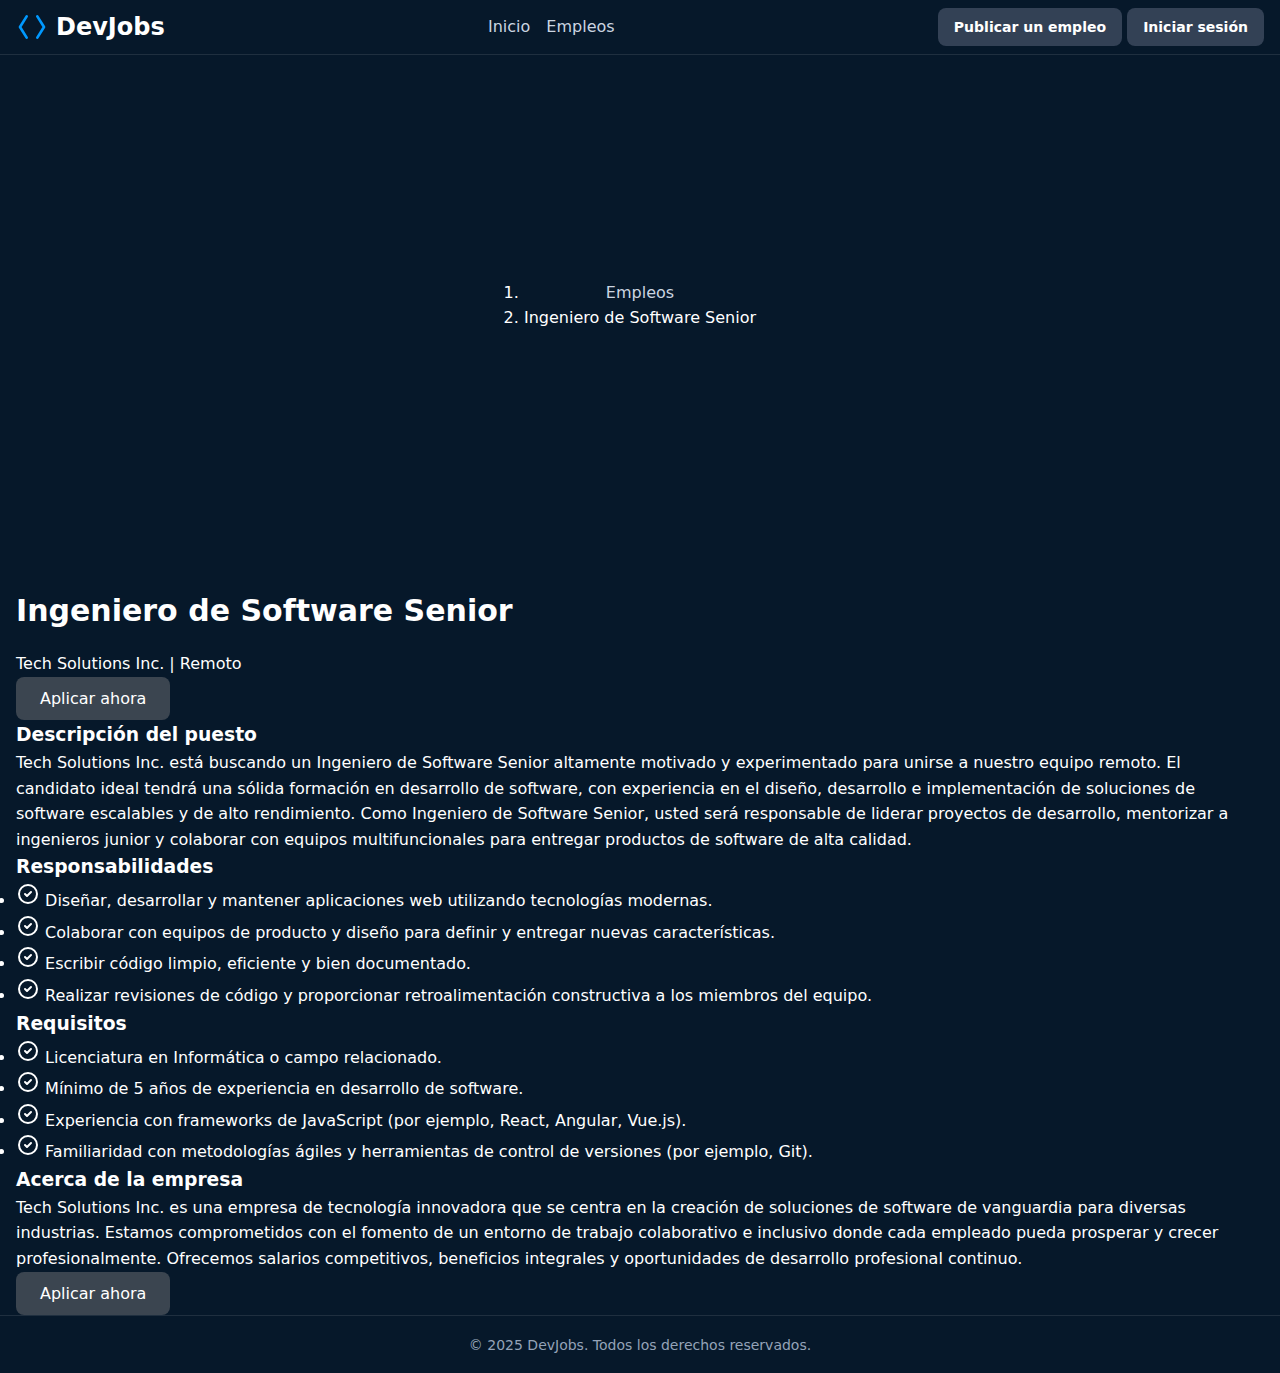
<file: 00-html-css/detalles.html>
<!DOCTYPE html>
<html lang="es">

<head>
  <title>DevJobs - Detalles</title>
  <meta charset="UTF-8" />
  <meta name="description" content="Resultados de búsqueda de empleos en DevJobs.">

  <link rel="stylesheet" href="./styles.css" />
</head>

<body>
  <header>
    <h1>
      <svg  xmlns="http://www.w3.org/2000/svg"  width="24"  height="24"  viewBox="0 0 24 24"  fill="none"  stroke="currentColor"  stroke-width="2"  stroke-linecap="round"  stroke-linejoin="round"  class="icon icon-tabler icons-tabler-outline icon-tabler-brackets-angle"><path stroke="none" d="M0 0h24v24H0z" fill="none"/><path d="M8 4l-5 8l5 8" /><path d="M16 4l5 8l-5 8" /></svg>
      DevJobs
    </h1>

    <nav>
      <a href="./index.html">Inicio</a>
      <a href="#">Empleos</a>
    </nav>

    <div>
      <a href="">Publicar un empleo</a>
      <a href="">Iniciar sesión</a>
    </div>
  </header>
  <main>
    <section class="breadcrumb">
      <nav aria-label="Ruta de navegación">
        <ol>
          <li><a href="./empleos.html">Empleos</a></li>
          <li aria-current="page">Ingeniero de Software Senior</li>
        </ol>
      </nav>
    </section>

    <section>
      <div class="job-details">
      <div class="job-header">
        <div>
          <h2>Ingeniero de Software Senior</h2>
          <span>Tech Solutions Inc. | Remoto</span>          
        </div>
        <button class="apply-btn">Aplicar ahora</button>
      </div>

      <div class="section">
        <h3>Descripción del puesto</h3>
        <p>
          Tech Solutions Inc. está buscando un Ingeniero de Software Senior altamente motivado y experimentado para unirse a nuestro equipo remoto. El candidato ideal tendrá una sólida formación en desarrollo de software, con experiencia en el diseño, desarrollo e implementación de soluciones de software escalables y de alto rendimiento. Como Ingeniero de Software Senior, usted será responsable de liderar proyectos de desarrollo, mentorizar a ingenieros junior y colaborar con equipos multifuncionales para entregar productos de software de alta calidad.
        </p>
      </div>

      <div class="section">
        <h3>Responsabilidades</h3>
        <ul>
          <li>
            <svg  xmlns="http://www.w3.org/2000/svg"  width="24"  height="24"  viewBox="0 0 24 24"  fill="none"  stroke="currentColor"  stroke-width="2"  stroke-linecap="round"  stroke-linejoin="round"  class="icon icon-tabler icons-tabler-outline icon-tabler-circle-check">
              <path  stroke="none" d="M0 0h24v24H0z" fill="none"/>
              <path d="M12 12m-9 0a9 9 0 1 0 18 0a9 9 0 1 0 -18 0"/>
              <path d="M9 12l2 2l4 -4"/>
            </svg>
            Diseñar, desarrollar y mantener aplicaciones web utilizando tecnologías modernas.</li>
          <li>
            <svg  xmlns="http://www.w3.org/2000/svg"  width="24"  height="24"  viewBox="0 0 24 24"  fill="none"  stroke="currentColor"  stroke-width="2"  stroke-linecap="round"  stroke-linejoin="round"  class="icon icon-tabler icons-tabler-outline icon-tabler-circle-check">
              <path  stroke="none" d="M0 0h24v24H0z" fill="none"/>
              <path d="M12 12m-9 0a9 9 0 1 0 18 0a9 9 0 1 0 -18 0"/>
              <path d="M9 12l2 2l4 -4"/>
            </svg>
            Colaborar con equipos de producto y diseño para definir y entregar nuevas características.</li>
          <li>
            <svg  xmlns="http://www.w3.org/2000/svg"  width="24"  height="24"  viewBox="0 0 24 24"  fill="none"  stroke="currentColor"  stroke-width="2"  stroke-linecap="round"  stroke-linejoin="round"  class="icon icon-tabler icons-tabler-outline icon-tabler-circle-check">
              <path  stroke="none" d="M0 0h24v24H0z" fill="none"/>
              <path d="M12 12m-9 0a9 9 0 1 0 18 0a9 9 0 1 0 -18 0"/>
              <path d="M9 12l2 2l4 -4"/>
            </svg>
            Escribir código limpio, eficiente y bien documentado.</li>
          <li>
            <svg  xmlns="http://www.w3.org/2000/svg"  width="24"  height="24"  viewBox="0 0 24 24"  fill="none"  stroke="currentColor"  stroke-width="2"  stroke-linecap="round"  stroke-linejoin="round"  class="icon icon-tabler icons-tabler-outline icon-tabler-circle-check">
              <path  stroke="none" d="M0 0h24v24H0z" fill="none"/>
              <path d="M12 12m-9 0a9 9 0 1 0 18 0a9 9 0 1 0 -18 0"/>
              <path d="M9 12l2 2l4 -4"/>
            </svg>
            Realizar revisiones de código y proporcionar retroalimentación constructiva a los miembros del equipo.</li>
        </ul>
      </div>

      <div class="section">
        <h3>Requisitos</h3>
        <ul>
          <li>
            <svg  xmlns="http://www.w3.org/2000/svg"  width="24"  height="24"  viewBox="0 0 24 24"  fill="none"  stroke="currentColor"  stroke-width="2"  stroke-linecap="round"  stroke-linejoin="round"  class="icon icon-tabler icons-tabler-outline icon-tabler-circle-check">
              <path  stroke="none" d="M0 0h24v24H0z" fill="none"/>
              <path d="M12 12m-9 0a9 9 0 1 0 18 0a9 9 0 1 0 -18 0"/>
              <path d="M9 12l2 2l4 -4"/>
            </svg>
            Licenciatura en Informática o campo relacionado.</li>
          <li>
            <svg  xmlns="http://www.w3.org/2000/svg"  width="24"  height="24"  viewBox="0 0 24 24"  fill="none"  stroke="currentColor"  stroke-width="2"  stroke-linecap="round"  stroke-linejoin="round"  class="icon icon-tabler icons-tabler-outline icon-tabler-circle-check">
              <path  stroke="none" d="M0 0h24v24H0z" fill="none"/>
              <path d="M12 12m-9 0a9 9 0 1 0 18 0a9 9 0 1 0 -18 0"/>
              <path d="M9 12l2 2l4 -4"/>
            </svg>
            Mínimo de 5 años de experiencia en desarrollo de software.</li>
          <li>
            <svg  xmlns="http://www.w3.org/2000/svg"  width="24"  height="24"  viewBox="0 0 24 24"  fill="none"  stroke="currentColor"  stroke-width="2"  stroke-linecap="round"  stroke-linejoin="round"  class="icon icon-tabler icons-tabler-outline icon-tabler-circle-check">
              <path  stroke="none" d="M0 0h24v24H0z" fill="none"/>
              <path d="M12 12m-9 0a9 9 0 1 0 18 0a9 9 0 1 0 -18 0"/>
              <path d="M9 12l2 2l4 -4"/>
            </svg>
            Experiencia con frameworks de JavaScript (por ejemplo, React, Angular, Vue.js).</li>
          <li>
            <svg  xmlns="http://www.w3.org/2000/svg"  width="24"  height="24"  viewBox="0 0 24 24"  fill="none"  stroke="currentColor"  stroke-width="2"  stroke-linecap="round"  stroke-linejoin="round"  class="icon icon-tabler icons-tabler-outline icon-tabler-circle-check">
              <path  stroke="none" d="M0 0h24v24H0z" fill="none"/>
              <path d="M12 12m-9 0a9 9 0 1 0 18 0a9 9 0 1 0 -18 0"/>
              <path d="M9 12l2 2l4 -4"/>
            </svg>
            Familiaridad con metodologías ágiles y herramientas de control de versiones (por ejemplo, Git).</li>
        </ul>
      </div>

      <div class="section">
        <h3>Acerca de la empresa</h3>
        <p>
          Tech Solutions Inc. es una empresa de tecnología innovadora que se centra en la creación de soluciones de software de vanguardia para diversas industrias. Estamos comprometidos con el fomento de un entorno de trabajo colaborativo e inclusivo donde cada empleado pueda prosperar y crecer profesionalmente. Ofrecemos salarios competitivos, beneficios integrales y oportunidades de desarrollo profesional continuo.
        </p>
      </div>
      <div class="job-actions">
        <button class="apply-btn">Aplicar ahora</button>
      </div>
      </div>
    </section>

  </main>
  <footer>
    <small>&copy; 2025 DevJobs. Todos los derechos reservados.</small>
  </footer>

</body>
</file>
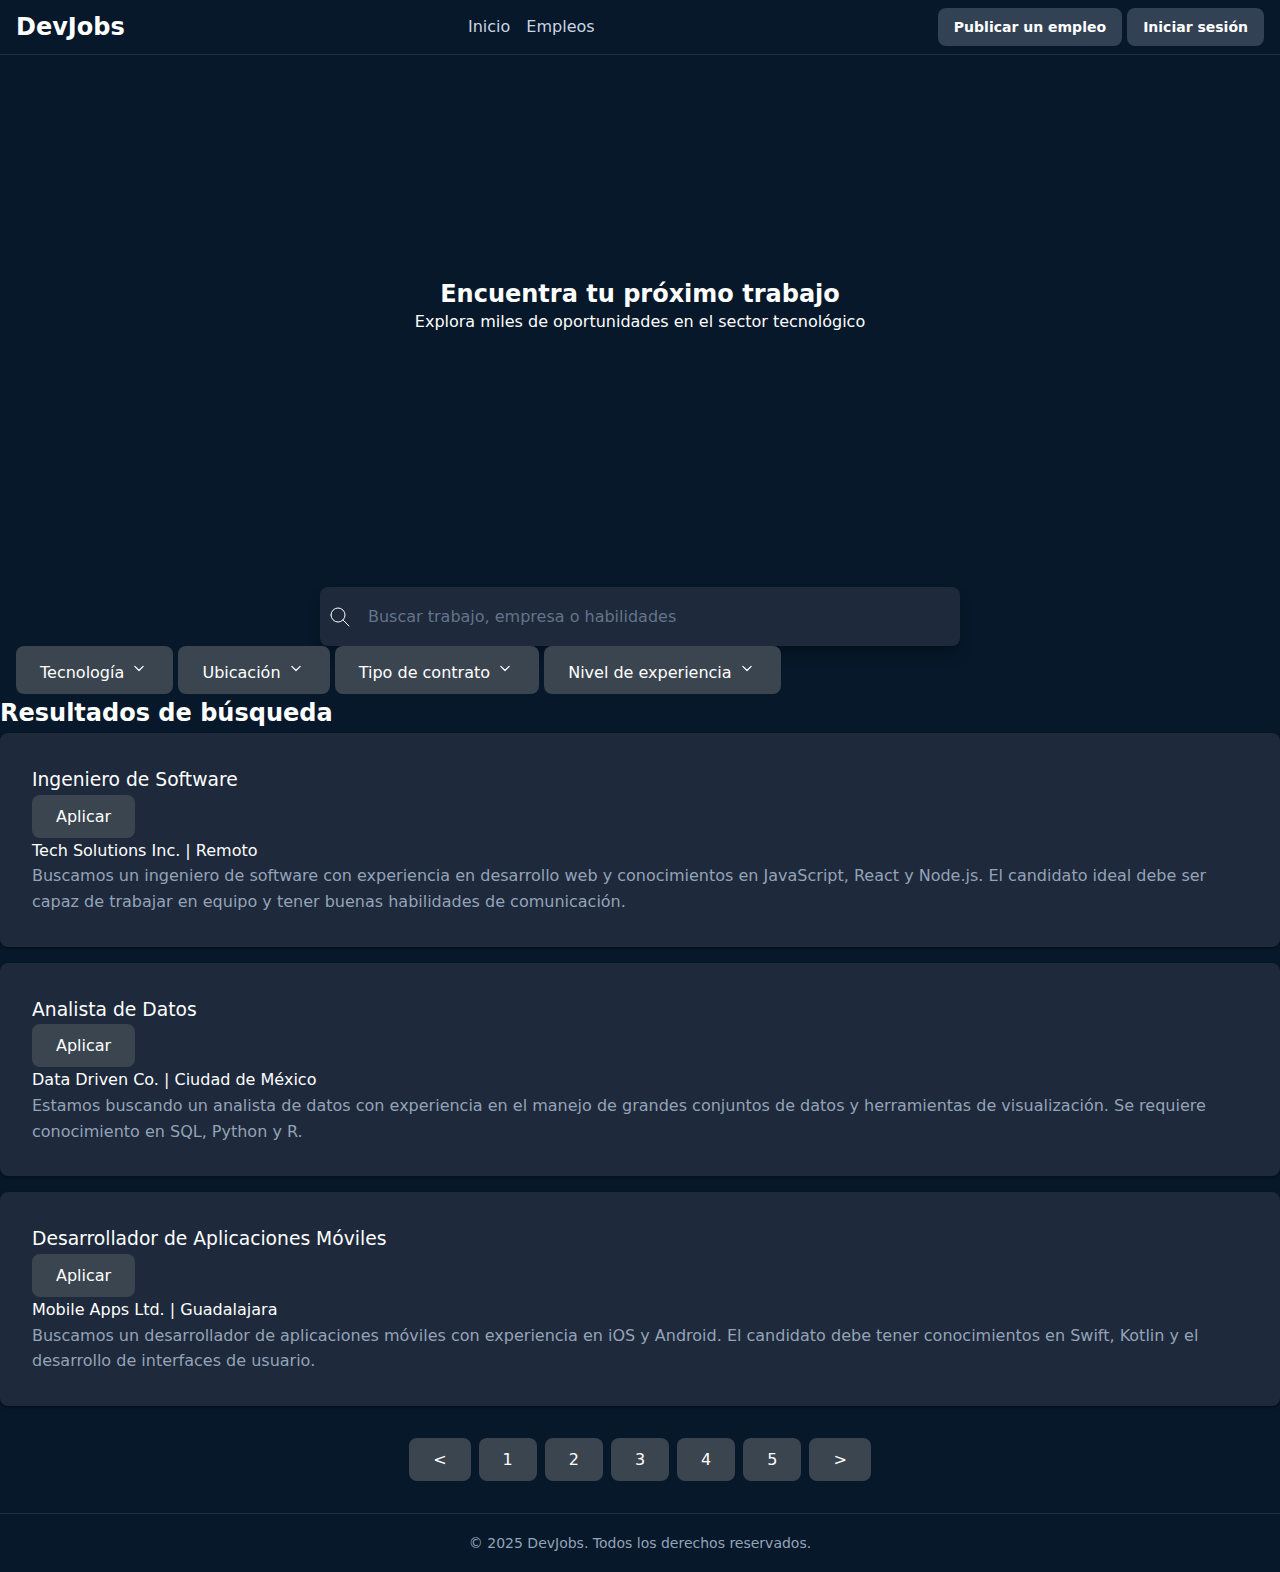
<file: 00-html-css/empleos.html>
<!DOCTYPE html>
<html lang="es">

<head>
  <title>DevJobs - Encuentra tu próximo trabajo</title>
  <meta charset="UTF-8" />
  <meta name="description" content="Resultados de búsqueda de empleos en DevJobs.">

  <link rel="stylesheet" href="./styles.css" />
</head>

<body>
  <header>
    <h1>DevJobs</h1>

    <nav>
      <a href="./index.html">Inicio</a>
      <a href="">Empleos</a>
    </nav>

    <div>
      <a href="">Publicar un empleo</a>
      <a href="">Iniciar sesión</a>
    </div>
  </header>
  <main>
    <section class="hero-job">
      <h1>Encuentra tu próximo trabajo</h1>
      <p>Explora miles de oportunidades en el sector tecnológico</p>
    </section>

    <section class="search-section">
        <form role="search">
          <div>
            <svg xmlns="http://www.w3.org/2000/svg" width="24" height="24" viewBox="0 0 24 24" fill="none"
              stroke="currentColor" stroke-width="1" stroke-linecap="round" stroke-linejoin="round"
              class="icon icon-tabler icons-tabler-outline icon-tabler-search">
              <path stroke="none" d="M0 0h24v24H0z" fill="none" />
              <path d="M10 10m-7 0a7 7 0 1 0 14 0a7 7 0 1 0 -14 0" />
              <path d="M21 21l-6 -6" />
            </svg>

            <input required type="text" placeholder="Buscar trabajo, empresa o habilidades">
          </div>
        </form>

        <div class="filters">
          <button class="filter-btn">
            Tecnología
            <span>
              <svg width="20" height="20" viewBox="0 0 24 24" fill="none" xmlns="http://www.w3.org/2000/svg">
                <path d="M7 10L12 15L17 10" stroke="currentColor" stroke-width="1.5" stroke-linecap="round" stroke-linejoin="round"/>
              </svg>
            </span>
          </button>
          <button class="filter-btn">
            Ubicación
            <span>
              <svg width="20" height="20" viewBox="0 0 24 24" fill="none" xmlns="http://www.w3.org/2000/svg">
                <path d="M7 10L12 15L17 10" stroke="currentColor" stroke-width="1.5" stroke-linecap="round" stroke-linejoin="round"/>
              </svg>
            </span>
            
          </button>
          <button class="filter-btn">
            Tipo de contrato
            <span>
              <svg width="20" height="20" viewBox="0 0 24 24" fill="none" xmlns="http://www.w3.org/2000/svg">
                <path d="M7 10L12 15L17 10" stroke="currentColor" stroke-width="1.5" stroke-linecap="round" stroke-linejoin="round"/>
              </svg>
            </span>

          </button>
          <button class="filter-btn">
            Nivel de experiencia
            <span>
              <svg width="20" height="20" viewBox="0 0 24 24" fill="none" xmlns="http://www.w3.org/2000/svg">
                <path d="M7 10L12 15L17 10" stroke="currentColor" stroke-width="1.5" stroke-linecap="round" stroke-linejoin="round"/>
              </svg>
            </span>
          </button>
        </div>


    </section>
    <section class="results">

      <h2>Resultados de búsqueda</h2>

      <article class="job-card">
        <div class="job-header">
          <h3>Ingeniero de Software</h3>
          <button class="apply-btn">Aplicar</button>
        </div>
        <div class="job-meta">
          <span>Tech Solutions Inc. | Remoto</span>
        </div>
        <p>
          Buscamos un ingeniero de software con experiencia en desarrollo web y conocimientos en JavaScript, React y Node.js. 
          El candidato ideal debe ser capaz de trabajar en equipo y tener buenas habilidades de comunicación.
        </p>
      </article>

      <article class="job-card">
        <div class="job-header">
          <h3>Analista de Datos</h3>
          <button class="apply-btn">Aplicar</button>
        </div>
        <div class="job-meta">
          <span>Data Driven Co. | Ciudad de México</span>
        </div>
        <p>
          Estamos buscando un analista de datos con experiencia en el manejo de grandes conjuntos de datos y herramientas de visualización. 
          Se requiere conocimiento en SQL, Python y R.
        </p>
      </article>
      
      <article class="job-card">
        <div class="job-header">
          <h3>Desarrollador de Aplicaciones Móviles</h3>
          <button class="apply-btn">Aplicar</button>
        </div>
        <div class="job-meta">
          <span>Mobile Apps Ltd. | Guadalajara</span>
        </div>
        <p>
          Buscamos un desarrollador de aplicaciones móviles con experiencia en iOS y Android. 
          El candidato debe tener conocimientos en Swift, Kotlin y el desarrollo de interfaces de usuario.
        </p>
      </article>      
    </section>

    <section class="pagination">
      <button class="page-btn"><</button>
      <button class="page-btn active">1</button>
      <button class="page-btn">2</button>
      <button class="page-btn">3</button>
      <button class="page-btn">4</button>
      <button class="page-btn">5</button>
      <button class="page-btn">></button>
    </section>
  </main>
  <footer>
    <small>&copy; 2025 DevJobs. Todos los derechos reservados.</small>
  </footer>

</body>
</file>
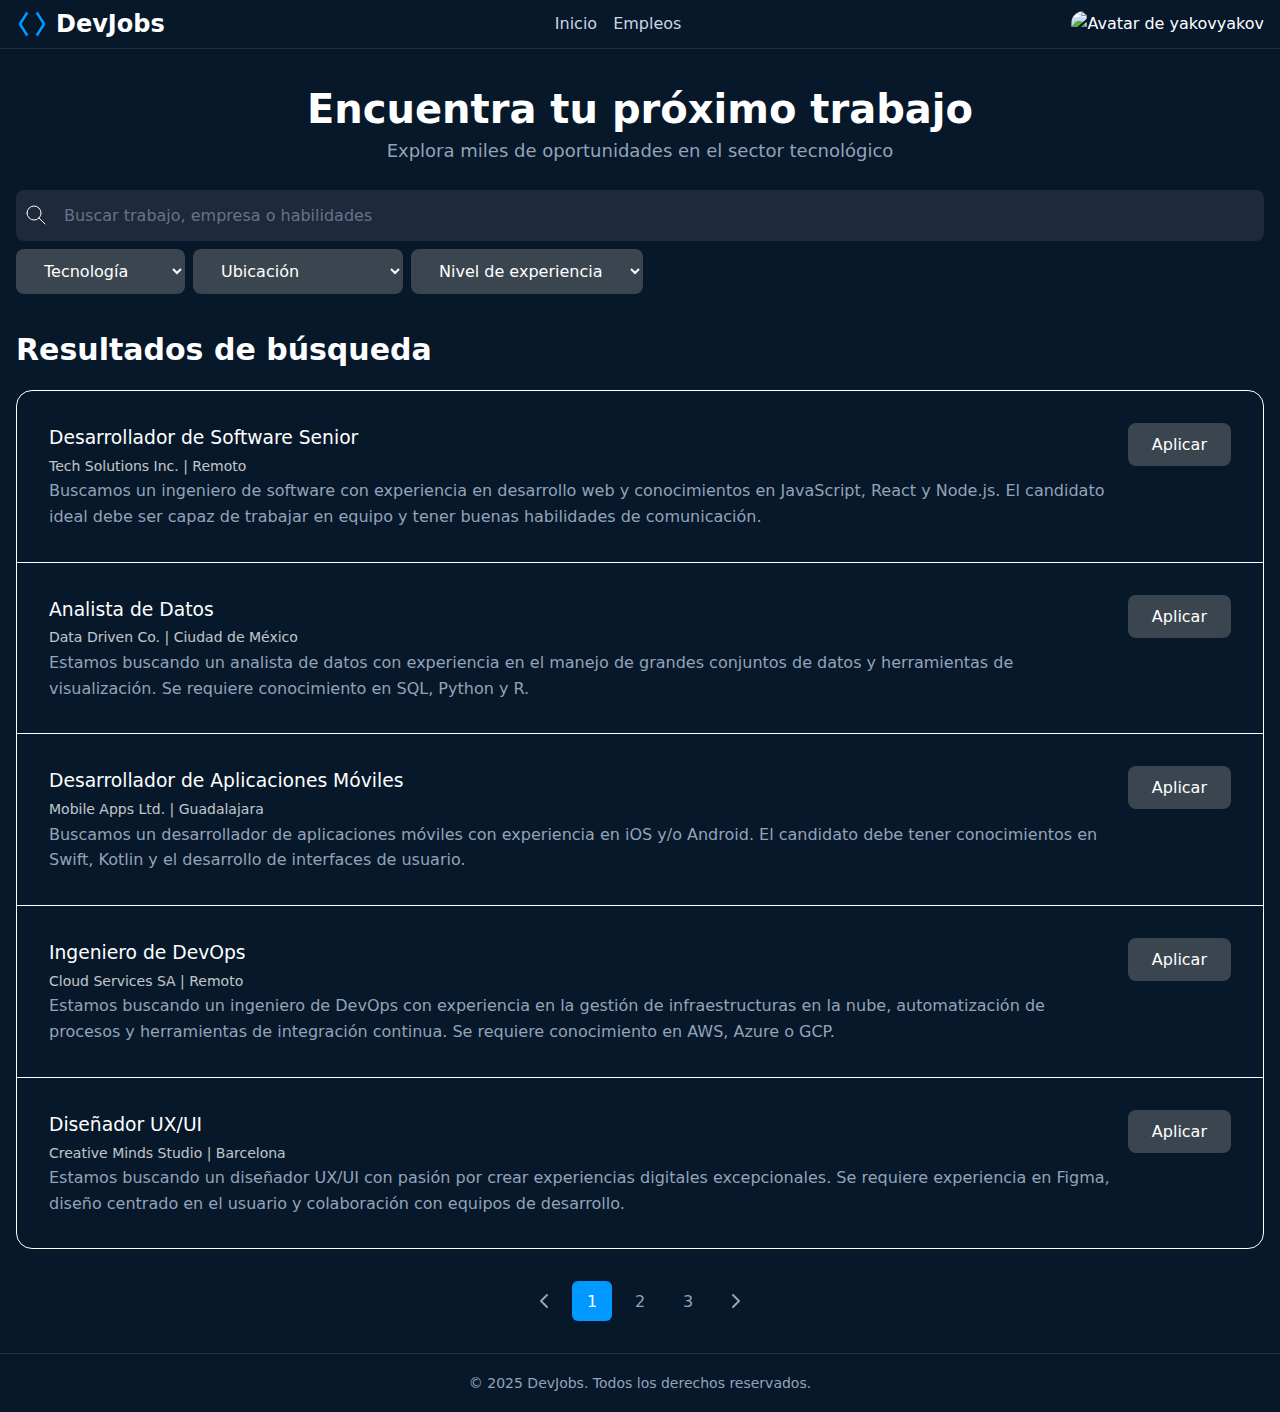
<file: 01-javascript/empleos.html>
<!DOCTYPE html>
<html lang="es">

<head>
  <title>DevJobs - Empleos</title>
  <meta charset="UTF-8" />
  <meta name="description" content="Resultados de búsqueda de empleos en DevJobs.">

  <link rel="stylesheet" href="./styles.css" />
  <script type="module" src="./main.js"></script>
</head>

<body>
  <header>
    <h1>
      <svg  xmlns="http://www.w3.org/2000/svg"  width="24"  height="24"  viewBox="0 0 24 24"  fill="none"  stroke="currentColor"  stroke-width="2"  stroke-linecap="round"  stroke-linejoin="round"  class="icon icon-tabler icons-tabler-outline icon-tabler-brackets-angle"><path stroke="none" d="M0 0h24v24H0z" fill="none"/><path d="M8 4l-5 8l5 8" /><path d="M16 4l5 8l-5 8" /></svg>
      DevJobs
    </h1>

    <nav>
      <a href="./index.html">Inicio</a>
      <a href="#">Empleos</a>
    </nav>

    <div>

        <devjobs-avatar service="github" username="yakovyakov" size="32">  
        </devjobs-avatar>

      <!--
      <a href="">Publicar un empleo</a>
      -->

    </div>
  </header>
  <main>
    <section class="jobs-search">
      <h1>Encuentra tu próximo trabajo</h1>
      <p>Explora miles de oportunidades en el sector tecnológico</p>

        <form role="search">
          <div class="search-bar">
            <svg xmlns="http://www.w3.org/2000/svg" width="24" height="24" viewBox="0 0 24 24" fill="none"
              stroke="currentColor" stroke-width="1" stroke-linecap="round" stroke-linejoin="round"
              class="icon icon-tabler icons-tabler-outline icon-tabler-search">
              <path stroke="none" d="M0 0h24v24H0z" fill="none" />
              <path d="M10 10m-7 0a7 7 0 1 0 14 0a7 7 0 1 0 -14 0" />
              <path d="M21 21l-6 -6" />
            </svg>

            <input required type="text" placeholder="Buscar trabajo, empresa o habilidades" id="inputSearch" >
          </div>

          <div class="search-filters">
            <select name="technology" id="filter-technology">
              <option value="">Tecnología</option>
              <optgroup label="Tecnologías populares">
                <option value="javascript">JavaScript</option>
                <option value="python">Python</option>
                <option value="react">React</option>
                <option value="nodejs">Node.js</option>
              </optgroup>
              <option value="java">Java</option>
              <hr />
              <option value="csharp">C#</option>
              <option value="c">C</option>
              <option value="c++">C++</option>
              <hr />
              <option value="ruby">Ruby</option>
              <option value="php">PHP</option>
            </select>

            <select name="location" id="filter-location">
              <option value="">Ubicación</option>
              <option value="remoto">Remoto</option>
              <option value="cdmx">Ciudad de México</option>
              <option value="guadalajara">Guadalajara</option>
              <option value="monterrey">Monterrey</option>
              <option value="barcelona">Barcelona</option>
            </select>

            <select name="experience-level" id="filter-experience-level">
              <option value="">Nivel de experiencia</option>
              <option value="junior">Junior</option>
              <option value="mid">Mid-level</option>
              <option value="senior">Senior</option>
              <option value="lead">Lead</option>
            </select>
          </div>
        </form>
      </section>

      <section class="jobs-result">
      <h2>Resultados de búsqueda</h2>

      <div class="jobs-listings">
      </div>      
      <nav class="pagination">

      </nav>
    </section>

  </main>
  <footer>
    <small>&copy; 2025 DevJobs. Todos los derechos reservados.</small>
  </footer>

</body>
</file>
<file: 00-html-css/styles.css>
* {
  margin: 0;
  padding: 0;
  box-sizing: border-box;
}






:root {
  --primary: #3b4550;
  --primary-dark: #0a3d66;
  --primary-hover: #0d5ba8;
  --primary-light: #09f;
  --background: #06182a;
  --text-primary: #ffffff;
  --text-secondary: #cbd5e1;
  --text-muted: #94a3b8;
  --border: rgba(255, 255, 255, 0.1);
  --card-bg: #1e293b;
  --shadow: rgba(0, 0, 0, 0.3);
  --input-bg: #1e293b;
  --hsla-example: hsla(210, 100%, 56%, 1);
}










@font-face {
  font-family: 'Inter Variable';
  font-style: normal;
  font-display: swap;
  font-weight: 100 900;
  src: url(https://cdn.jsdelivr.net/fontsource/fonts/inter:vf@latest/latin-wght-normal.woff2) format('woff2-variations');
  unicode-range: U+0000-00FF,U+0131,U+0152-0153,U+02BB-02BC,U+02C6,U+02DA,U+02DC,U+0304,U+0308,U+0329,U+2000-206F,U+20AC,U+2122,U+2191,U+2193,U+2212,U+2215,U+FEFF,U+FFFD;
}










body {
  font-family: system-ui;
  background-color: var(--background);
  color: var(--text-primary);
  min-height: 100vh;
  display: flex;
  flex-direction: column;
  line-height: 1.6;
}













/* Títulos principales */
h1 {
  font-size: 1.5rem;
  line-height: 1.2;
  text-wrap: balance;
  display: flex;
  align-items: center;
  gap: 0.5rem;

  svg {
    width: 2rem;
    height: 2rem;
    color: var(--primary-light);
  }
}

h1 + p {
  text-wrap: balance;
  margin-bottom: 2rem
}

/* Header */
header {
  border-bottom: 1px solid var(--border);
  background: var(--background);
  padding: .5rem 1rem;
  display: flex;
  align-items: center;
  justify-content: space-between;
  gap: 2rem;

  h2 {
    font-size: 1.25rem;
    font-weight: 700;
    color: var(--text-primary);
  }
}

/* Navegación del header a otras páginas */
nav {
  align-items: center;
  gap: 1rem;
  display: flex;

  a {
    text-decoration: none;
    color: var(--text-secondary);
    transition: color 0.2s;
    font-weight: 500;

    &:hover, &:focus {
      color: var(--primary);
      outline: none;
    }
  }
}

/* Botones del Header */
header div a {
  padding: 0.5rem 1rem;
  border-radius: 0.5rem;
  background-color: #334155;
  color: var(--text-primary);
  display: inline-block;
  font-size: 0.875rem;
  font-weight: 700;
  text-decoration: none;
  /* TODO */
}

/* Hero */
main > section:nth-child(1) {
  height: 500px;
  text-align: center;
  display: flex;
  flex-direction: column;
  justify-content: center;
  align-items: center;

  h1 {
    padding-top: 36px;
  }

  & > img {
    position: absolute;
    width: 100%;
    height: 100%;
    object-fit: cover;
    z-index: -1;
    left: 0;
    right: 0;
    mask-image: linear-gradient(to bottom, rgba(16, 25, 34, 1) 5%, rgba(16, 25, 34, 0) 80%);
  }
}

/* Formulario de Búsqueda */
form {
  max-width: 42rem;
  width: 100%;
  margin: 0 auto;
  padding-inline: 1rem;
}

form > div {
  display: flex;
  align-items: center;
  background-color: var(--input-bg);
  border-radius: 0.5rem;
  box-shadow: 0 10px 15px -3px var(--shadow);
  padding: 0.5rem;
  gap: 0.5rem;
}

form span {
  padding-left: 0.75rem;
  color: var(--text-muted);
  display: flex;
  align-items: center;
  flex-shrink: 0;
}

form input[type="text"] {
  flex: 1;
  background: transparent;
  border: none;
  outline: none;
  color: var(--text-primary);
  padding: 0.75rem 0.5rem;
  font-size: 1rem;
  font-family: inherit;
}

form input[type="text"]::placeholder {
  color: #64748b;
}

button {
  padding: 0.75rem 1.5rem;
  border-radius: 0.5rem;
  background-color: var(--primary);
  color: white;
  font-weight: 400;
  border: none;
  cursor: pointer;
  transition: all 0.2s;
  font-family: inherit;
  font-size: 1rem;
  white-space: nowrap;

  &:hover, /* pseudo-clase que significa que el ratón está encima */
  &:focus { /* pseudo-clase que significa que el elemento tiene el foco */
    background-color: var(--primary-hover);
    outline: 2px solid white;
    outline-offset: 2px;
  }

  &:active { 
    transform: scale(0.90)
  }

  &:disabled {
    opacity: .5;
    pointer-events: none;
  }
}

/* Features Section */
main > section:nth-child(2) {
  padding-inline: 1rem;
  background-color: var(--background);
  padding-top: 2rem;

  & > header {
    gap: 2px;
    flex-direction: column;

    h2 {
      margin-bottom: 0;
    }

    p {
      opacity: .75;
    }
  }

  & > div {
    max-width: 1280px;
    margin: 0 auto;
  }
}

main > section:nth-child(2) h2 {
  font-size: 1.875rem;
  font-weight: 700;
  color: var(--text-primary);
  margin-bottom: 1rem;
}

main > section:nth-child(2) > div > div:first-child > p {
  font-size: 1.125rem;
  color: var(--text-muted);
  max-width: 42rem;
  margin: 0 auto;
}

/* Grid de Features */
main > section:nth-child(2) footer {
  display: grid;
  grid-template-columns: repeat(auto-fit, minmax(280px, 1fr));
  gap: 16px
}

/* Feature Cards */
/* article {
  background-color: var(--card-bg);
  padding: 2rem;
  margin-bottom: 16px;
  border-radius: 0.5rem;                   
  box-shadow: 0px 1px 3px 0 var(--shadow); 

  svg {
    color: var(--primary-light);          
    background: rgba(0, 153, 255, 0.3);  
    border-radius: 9999px;               
    width: 64px;                         
    height: 64px;                        
    padding: 16px;                       
  }

  h3 {
    font-weight: 500;
  }

  p {
    color: var(--text-muted);
  }
} */

/* Footer */
footer {
  background-color: var(--background);
  border-top: 1px solid var(--border);
  text-align: center;
  padding: 16px;

  small {
    color: var(--text-muted);
    font-size: 0.875rem;
  }
}

article {
  background-color: var(--card-bg);
  padding: 2rem;
  margin-bottom: 16px;
  border-radius: 0.5rem;
  box-shadow: 0px 1px 3px 0px rgba(0, 0, 0, 0.5);

  svg {
    color: var(--primary-light);
    background: rgba(0, 153, 255, .3);
    width: 64px;
    height: 64px;
    border-radius: 100%;
    padding: 16px;
  }

  p {
    color: var(--text-muted);
  }

  h3 {
    font-weight: 500;
  }
}
/* EMPLEOS */

.jobs-search{
  margin: 0;
  padding: 0;
  height: auto !important;

  h1 {
    font-size: 2.5rem;
    margin-bottom: .25rem;
  }

  p {
    font-size: 1.125rem;
    color: var(--text-muted);
    margin-bottom: 1.5rem;
  }

  .search-bar {
    background: var(--input-bg);
    padding: .25rem .5rem;
  }

  .search-filters {
    display: flex;
    flex-wrap: wrap;
    margin-top: .5rem;
    flex-wrap: wrap;
    justify-content: flex-start;
    border: none;
  }

  .filter-btn {
    display: flex;
    align-items: center;
    gap: 0.5rem;
  }

  form {
    width: 100%;
    max-width: 1280px;
  }

  form div {
    background: none;
    box-shadow: none;
    padding: 0;

  }

  select {
    padding: 0.75rem 1.5rem;
    border-radius: 0.5rem;
    background-color: var(--primary);
    color: white;
    font-weight: 400;
    border: none;
    cursor: pointer;
    transition: all 0.2s;
    font-family: inherit;
    font-size: 1rem;
    white-space: nowrap;

    &:hover, /* pseudo-clase que significa que el ratón está encima */
    &:focus { /* pseudo-clase que significa que el elemento tiene el foco */
      background-color: var(--primary-hover);
      outline: 2px solid white;
      outline-offset: 2px;
    }


    &:disabled {
      opacity: .5;
      pointer-events: none;
    }
  }

}

.jobs-listings {
  border: 1px solid rgba(255, 255, 255, 3);
  border-radius: 1rem;

  article {
    background: none;
    box-shadow: none;
    border-radius: 0;
    border-bottom: 1px solid rgba(255, 255, 255, 3);
    margin: 0;

    display: flex;
    align-items: start;
    gap: 1rem;

    small {
      font-size: .875rem;
      opacity: .75;
    }

    p {
      margin-top: .75;
    }

    &:last-child {
      border-bottom: 0;
    }
  }
}
.pagination {
  display: flex;
  justify-content: center;
  gap: 0.5rem;
  margin-block: 2rem;

  a {
    display: flex;
    align-items: center;
    justify-content: center;
    width: 2.5rem;
    height: 2.5rem;
    text-decoration: none;
    color: var(--text-muted);
    border-radius: 0.375rem;
    transition: all 0.3s;

    &:hover, &:focus {
      background-color: #fff;
    }

    &:active { 
      transform: scale(0.90);
    }
    &.is-active {
      background-color: var(--primary-light);
      color: #fff;
      pointer-events: none;
    }
  }
}
</file>
<file: 01-javascript/styles.css>
* {
  margin: 0;
  padding: 0;
  box-sizing: border-box;
}






:root {
  --primary: #3b4550;
  --primary-dark: #0a3d66;
  --primary-hover: #0d5ba8;
  --primary-light: #09f;
  --background: #06182a;
  --text-primary: #ffffff;
  --text-secondary: #cbd5e1;
  --text-muted: #94a3b8;
  --border: rgba(255, 255, 255, 0.1);
  --card-bg: #1e293b;
  --shadow: rgba(0, 0, 0, 0.3);
  --input-bg: #1e293b;
  --hsla-example: hsla(210, 100%, 56%, 1);
}










@font-face {
  font-family: 'Inter Variable';
  font-style: normal;
  font-display: swap;
  font-weight: 100 900;
  src: url(https://cdn.jsdelivr.net/fontsource/fonts/inter:vf@latest/latin-wght-normal.woff2) format('woff2-variations');
  unicode-range: U+0000-00FF,U+0131,U+0152-0153,U+02BB-02BC,U+02C6,U+02DA,U+02DC,U+0304,U+0308,U+0329,U+2000-206F,U+20AC,U+2122,U+2191,U+2193,U+2212,U+2215,U+FEFF,U+FFFD;
}










body {
  font-family: system-ui;
  background-color: var(--background);
  color: var(--text-primary);
  min-height: 100vh;
  display: flex;
  flex-direction: column;
  line-height: 1.6;
}













/* Títulos principales */
h1 {
  font-size: 1.5rem;
  line-height: 1.2;
  text-wrap: balance;
  display: flex;
  align-items: center;
  gap: 0.5rem;

  svg {
    width: 2rem;
    height: 2rem;
    color: var(--primary-light);
  }
}

h1 + p {
  text-wrap: balance;
  margin-bottom: 2rem
}

/* Header */
header {
  border-bottom: 1px solid var(--border);
  background: var(--background);
  padding: .5rem 1rem;
  display: flex;
  align-items: center;
  justify-content: space-between;
  gap: 2rem;

  h2 {
    font-size: 1.25rem;
    font-weight: 700;
    color: var(--text-primary);
  }
}

/* Navegación del header a otras páginas */
nav {
  align-items: center;
  gap: 1rem;
  display: flex;

  a {
    text-decoration: none;
    color: var(--text-secondary);
    transition: color 0.2s;
    font-weight: 500;

    &:hover, &:focus {
      color: var(--primary);
      outline: none;
    }
  }
}

/* Botones del Header */
header div a {
  padding: 0.5rem 1rem;
  border-radius: 0.5rem;
  background-color: #334155;
  color: var(--text-primary);
  display: inline-block;
  font-size: 0.875rem;
  font-weight: 700;
  text-decoration: none;
  /* TODO */
}

/* Hero */
main > section:nth-child(1) {
  height: 500px;
  text-align: center;
  display: flex;
  flex-direction: column;
  justify-content: center;
  align-items: center;

  h1 {
    padding-top: 36px;
  }

  & > img {
    position: absolute;
    width: 100%;
    height: 100%;
    object-fit: cover;
    z-index: -1;
    left: 0;
    right: 0;
    mask-image: linear-gradient(to bottom, rgba(16, 25, 34, 1) 5%, rgba(16, 25, 34, 0) 80%);
  }
}

/* Formulario de Búsqueda */
form {
  max-width: 42rem;
  width: 100%;
  margin: 0 auto;
  padding-inline: 1rem;
}

form > div {
  display: flex;
  align-items: center;
  background-color: var(--input-bg);
  border-radius: 0.5rem;
  box-shadow: 0 10px 15px -3px var(--shadow);
  padding: 0.5rem;
  gap: 0.5rem;
}

form span {
  padding-left: 0.75rem;
  color: var(--text-muted);
  display: flex;
  align-items: center;
  flex-shrink: 0;
}

form input[type="text"] {
  flex: 1;
  background: transparent;
  border: none;
  outline: none;
  color: var(--text-primary);
  padding: 0.75rem 0.5rem;
  font-size: 1rem;
  font-family: inherit;
}

form input[type="text"]::placeholder {
  color: #64748b;
}

button {
  padding: 0.75rem 1.5rem;
  border-radius: 0.5rem;
  background-color: var(--primary);
  color: white;
  font-weight: 400;
  border: none;
  cursor: pointer;
  transition: all 0.2s;
  font-family: inherit;
  font-size: 1rem;
  white-space: nowrap;

  &:hover, /* pseudo-clase que significa que el ratón está encima */
  &:focus { /* pseudo-clase que significa que el elemento tiene el foco */
    background-color: var(--primary-hover);
    outline: 2px solid white;
    outline-offset: 2px;
  }

  &:active { 
    transform: scale(0.90)
  }

  &:disabled {
    opacity: .5;
    pointer-events: none;
  }
}

/* Features Section */
main > section:nth-child(2) {
  padding-inline: 1rem;
  background-color: var(--background);
  padding-top: 2rem;

  & > header {
    gap: 2px;
    flex-direction: column;

    h2 {
      margin-bottom: 0;
    }

    p {
      opacity: .75;
    }
  }

  & > div {
    max-width: 1280px;
    margin: 0 auto;
  }
}

main > section:nth-child(2) h2 {
  font-size: 1.875rem;
  font-weight: 700;
  color: var(--text-primary);
  margin-bottom: 1rem;
}

main > section:nth-child(2) > div > div:first-child > p {
  font-size: 1.125rem;
  color: var(--text-muted);
  max-width: 42rem;
  margin: 0 auto;
}

/* Grid de Features */
main > section:nth-child(2) footer {
  display: grid;
  grid-template-columns: repeat(auto-fit, minmax(280px, 1fr));
  gap: 16px
}

/* Feature Cards */
/* article {
  background-color: var(--card-bg);
  padding: 2rem;
  margin-bottom: 16px;
  border-radius: 0.5rem;                   
  box-shadow: 0px 1px 3px 0 var(--shadow); 

  svg {
    color: var(--primary-light);          
    background: rgba(0, 153, 255, 0.3);  
    border-radius: 9999px;               
    width: 64px;                         
    height: 64px;                        
    padding: 16px;                       
  }

  h3 {
    font-weight: 500;
  }

  p {
    color: var(--text-muted);
  }
} */

/* Footer */
footer {
  background-color: var(--background);
  border-top: 1px solid var(--border);
  text-align: center;
  padding: 16px;

  small {
    color: var(--text-muted);
    font-size: 0.875rem;
  }
}

article {
  background-color: var(--card-bg);
  padding: 2rem;
  margin-bottom: 16px;
  border-radius: 0.5rem;
  box-shadow: 0px 1px 3px 0px rgba(0, 0, 0, 0.5);

  svg {
    color: var(--primary-light);
    background: rgba(0, 153, 255, .3);
    width: 64px;
    height: 64px;
    border-radius: 100%;
    padding: 16px;
  }

  p {
    color: var(--text-muted);
  }

  h3 {
    font-weight: 500;
  }
}
/* EMPLEOS */

.jobs-search{
  margin: 0;
  padding: 0;
  height: auto !important;
  max-width: 1280px;
  margin: 0 auto;
  

  h1 {
    font-size: 2.5rem;
    margin-bottom: .25rem;
  }

  p {
    font-size: 1.125rem;
    color: var(--text-muted);
    margin-bottom: 1.5rem;
  }

  .search-bar {
    background: var(--input-bg);
    padding: .25rem .5rem;
  }

  .search-filters {
    display: flex;
    flex-wrap: wrap;
    margin-top: .5rem;
    flex-wrap: wrap;
    justify-content: flex-start;
    border: none;
  }

  .filter-btn {
    display: flex;
    align-items: center;
    gap: 0.5rem;
  }

  form {
    width: 100%;
    max-width: 1280px;
  }

  form div {
    background: none;
    box-shadow: none;
    padding: 0;

  }

  select {
    padding: 0.75rem 1.5rem;
    border-radius: 0.5rem;
    background-color: var(--primary);
    color: white;
    font-weight: 400;
    border: none;
    cursor: pointer;
    transition: all 0.2s;
    font-family: inherit;
    font-size: 1rem;
    white-space: nowrap;

    &:hover, /* pseudo-clase que significa que el ratón está encima */
    &:focus { /* pseudo-clase que significa que el elemento tiene el foco */
      background-color: var(--primary-hover);
      outline: 2px solid white;
      outline-offset: 2px;
    }


    &:disabled {
      opacity: .5;
      pointer-events: none;
    }
  }

}
.jobs-result {
  max-width: 1280px;
  margin: 0 auto;
  padding: 0 1rem;

}
.jobs-listings {
  border: 1px solid rgba(255, 255, 255, 3);
  border-radius: 1rem;

  article {
    background: none;
    box-shadow: none;
    border-radius: 0;
    border-bottom: 1px solid rgba(255, 255, 255, 3);
    margin: 0;

    display: flex;
    align-items: start;
    gap: 1rem;

    small {
      font-size: .875rem;
      opacity: .75;
    }

    p {
      margin-top: .75;
    }

    &:last-child {
      border-bottom: 0;
    }

  }
}

.jobs-listings article.no-border {
  border-bottom: none;
}

.pagination {
  display: flex;
  justify-content: center;
  gap: 0.5rem;
  margin-block: 2rem;

  a {
    display: flex;
    align-items: center;
    justify-content: center;
    width: 2.5rem;
    height: 2.5rem;
    text-decoration: none;
    color: var(--text-muted);
    border-radius: 0.375rem;
    transition: all 0.3s;

    &:hover, &:focus {
      background-color: #fff;
    }

    &:active { 
      transform: scale(0.90);
    }
    &.is-active {
      background-color: var(--primary-light);
      color: #fff;
      pointer-events: none;
    }
  }
}

/* Detalles */


/* Detalles - Breadcrumb */
.breadcrumb {
  height: auto !important;
  display: block !important;
  text-align: left !important;
  align-items: unset !important;
  justify-content: unset !important;
  flex-direction: unset !important;
  padding: 1rem 1rem;
  max-width: 1280px;
  margin: 0 auto;
}

.breadcrumb nav[aria-label="Ruta de navegación"] {
  display: block;
}

.breadcrumb nav[aria-label="Ruta de navegación"] ol {
  list-style: none;
  padding: 0;
  margin: 0;
  display: flex;
  gap: 8px;
  font-size: 0.875rem;
  color: var(--text-muted);
}

.breadcrumb nav[aria-label="Ruta de navegación"] li::after {
  content: "/";
  color: var(--text-muted);
  margin-left: 8px;
}

.breadcrumb nav[aria-label="Ruta de navegación"] li:last-child::after {
  content: "";
}

.breadcrumb a {
  color: var(--primary-light);
  text-decoration: none;
}

.breadcrumb a:hover {
  text-decoration: underline;
}

.breadcrumb [aria-current="page"] {
  color: var(--text-primary);
  font-weight: 600;
}

.job-details {
  height: auto !important;
  max-width: 1280px;
  margin: 0 auto;
  

  p {
    color: var(--text-muted);
  }
  

  ul {
    list-style: none;
    padding-left: 0;
    margin: 0.75rem 0 1.25rem;
  }

  ul li {
    display: flex;
    align-items: flex-start;
    gap: 0.75rem;
    margin-bottom: 0.625rem;
    line-height: 1.5;
    color: var(--text-muted);
  }

  ul li svg {
    flex-shrink: 0;
    color: var(--primary-hover);
    margin-top: 0.125rem;
  }

  .job-header {
    background: none;
    box-shadow: none;
    border-radius: 0;
    justify-content: space-between;
    align-items: flex-start;
    margin: 0;

    display: flex;
    gap: 1rem;
  }
  
  .section {
    padding-top: 0.5rem;

  }

  .section:nth-last-child(2) {
    padding-bottom: 2rem;
    border-bottom: 1px solid var(--border);
  }

  .job-actions {
    display: flex;
    justify-content: flex-end;
    margin-top: 1.5rem;
    padding-bottom: 2rem;
  }
}
</file>
